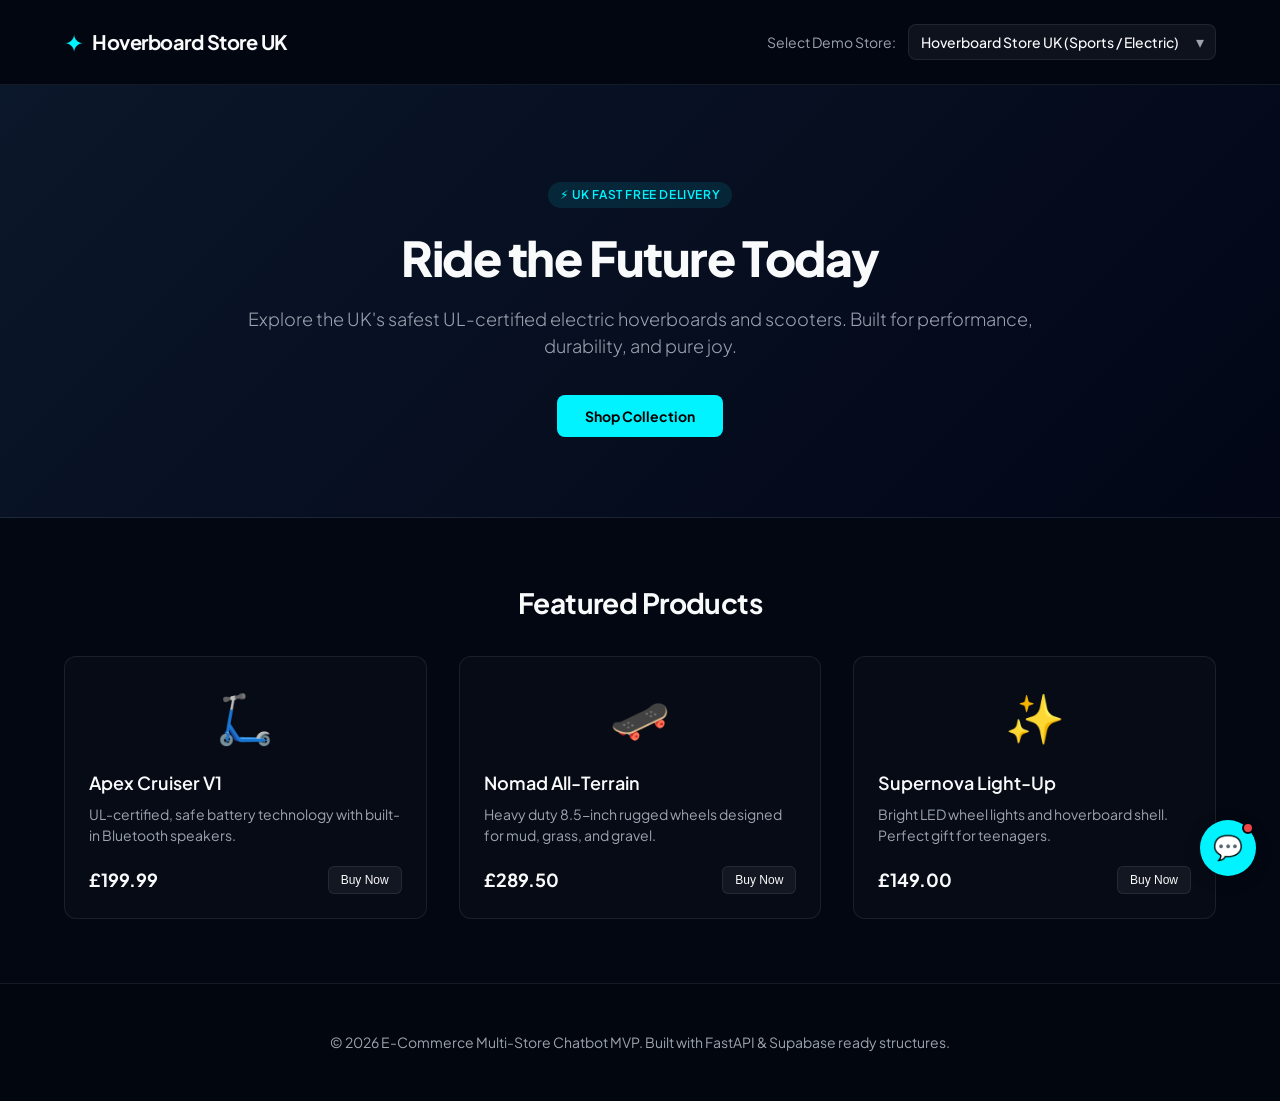
<file: frontend/index.html>
<!DOCTYPE html>
<html lang="en">
<head>
  <meta charset="utf-8">
  <meta name="viewport" content="width=device-width, initial-scale=1.0">
  <title>E-Commerce Demo | Multi-Store Support Agent</title>
  <!-- Modern premium typography -->
  <link rel="preconnect" href="https://fonts.googleapis.com">
  <link rel="preconnect" href="https://fonts.gstatic.com" crossorigin>
  <link href="https://fonts.googleapis.com/css2?family=Plus+Jakarta+Sans:wght@300;400;500;600;700&display=swap" rel="stylesheet">
  <!-- Style for the main store mock page and chatbot layout -->
  <link rel="stylesheet" href="widget.css">
</head>
<body data-store="hoverboard_store">

  <!-- Header Section with store selectors -->
  <header class="navbar">
    <div class="logo">
      <span class="logo-icon">✦</span>
      <h1 class="logo-text" id="store-title">Hoverboard Store UK</h1>
    </div>
    
    <nav class="store-nav">
      <label for="store-select" class="nav-label">Select Demo Store:</label>
      <div class="select-wrapper">
        <select id="store-select">
          <option value="hoverboard_store">Hoverboard Store UK (Sports / Electric)</option>
          <option value="hcs_gadgets">HCS Gadgets (Electronics / Tech)</option>
          <option value="aroma_haven">Aroma Haven (Wellness / Organic)</option>
        </select>
      </div>
    </nav>
  </header>

  <!-- Demo Store Page Content (Mocking an actual Shopify site) -->
  <main class="page-content">
    <section class="hero">
      <div class="hero-content">
        <span class="badge" id="hero-badge">⚡ UK Fast Free Delivery</span>
        <h2 class="hero-title" id="hero-title">Ride the Future Today</h2>
        <p class="hero-subtitle" id="hero-desc">Explore the UK's safest UL-certified electric hoverboards and scooters. Built for performance, durability, and pure joy.</p>
        <button class="btn btn-primary">Shop Collection</button>
      </div>
    </section>

    <!-- Product Showcase Grid -->
    <section class="products-section">
      <h3 class="section-heading">Featured Products</h3>
      <div class="product-grid" id="product-grid">
        <!-- Products populated dynamically by widget.js depending on selected store -->
      </div>
    </section>
  </main>

  <footer class="footer">
    <p>&copy; 2026 E-Commerce Multi-Store Chatbot MVP. Built with FastAPI & Supabase ready structures.</p>
  </footer>

  <!-- =========================================================================
       CHATBOT WIDGET MARKDOWN (Injectable)
       ========================================================================= -->
  <div class="chatbot-container">
    
    <!-- Floating Action Button (FAB) -->
    <button id="chat-fab" class="chat-fab" popovertarget="chat-window" aria-label="Open support chat">
      <span class="fab-icon">💬</span>
      <span class="badge-dot hidden"></span>
    </button>

    <!-- Chat Popover Window using Modern HTML Popover API -->
    <div id="chat-window" popover="manual" class="chat-window">
      <!-- Chat Header -->
      <header class="chat-header">
        <div class="chat-store-info">
          <div class="avatar-status">
            <div class="avatar-dot"></div>
          </div>
          <div>
            <h4 class="chat-title" id="chat-header-title">Store Assistant</h4>
            <span class="chat-status">Online • Agent Bot</span>
          </div>
        </div>
        <button id="chat-close" class="chat-close" popovertargetaction="hide" popovertarget="chat-window" aria-label="Close chat">×</button>
      </header>

      <!-- Chat Body (Messages list) -->
      <div class="chat-body" id="chat-body">
        <div class="system-message">
          Welcome to customer support. What can we help you with today?
        </div>
      </div>

      <!-- Quick Suggestion chips -->
      <div class="chat-suggestions" id="chat-suggestions">
        <!-- Suggestions loaded dynamically per store -->
      </div>

      <!-- Chat Footer / Input Form -->
      <footer class="chat-footer">
        <form id="chat-form" class="chat-form">
          <input type="text" id="chat-input" placeholder="Type a message..." autocomplete="off" required>
          <button type="submit" class="chat-send" id="chat-send-btn" aria-label="Send message">
            <svg viewBox="0 0 24 24" width="18" height="18" class="send-icon">
              <path fill="currentColor" d="M2.01 21L23 12 2.01 3 2 10l15 2-15 2z"/>
            </svg>
          </button>
        </form>
      </footer>
    </div>
  </div>

  <!-- Chatbot core script -->
  <script src="widget.js"></script>
</body>
</html>
</file>
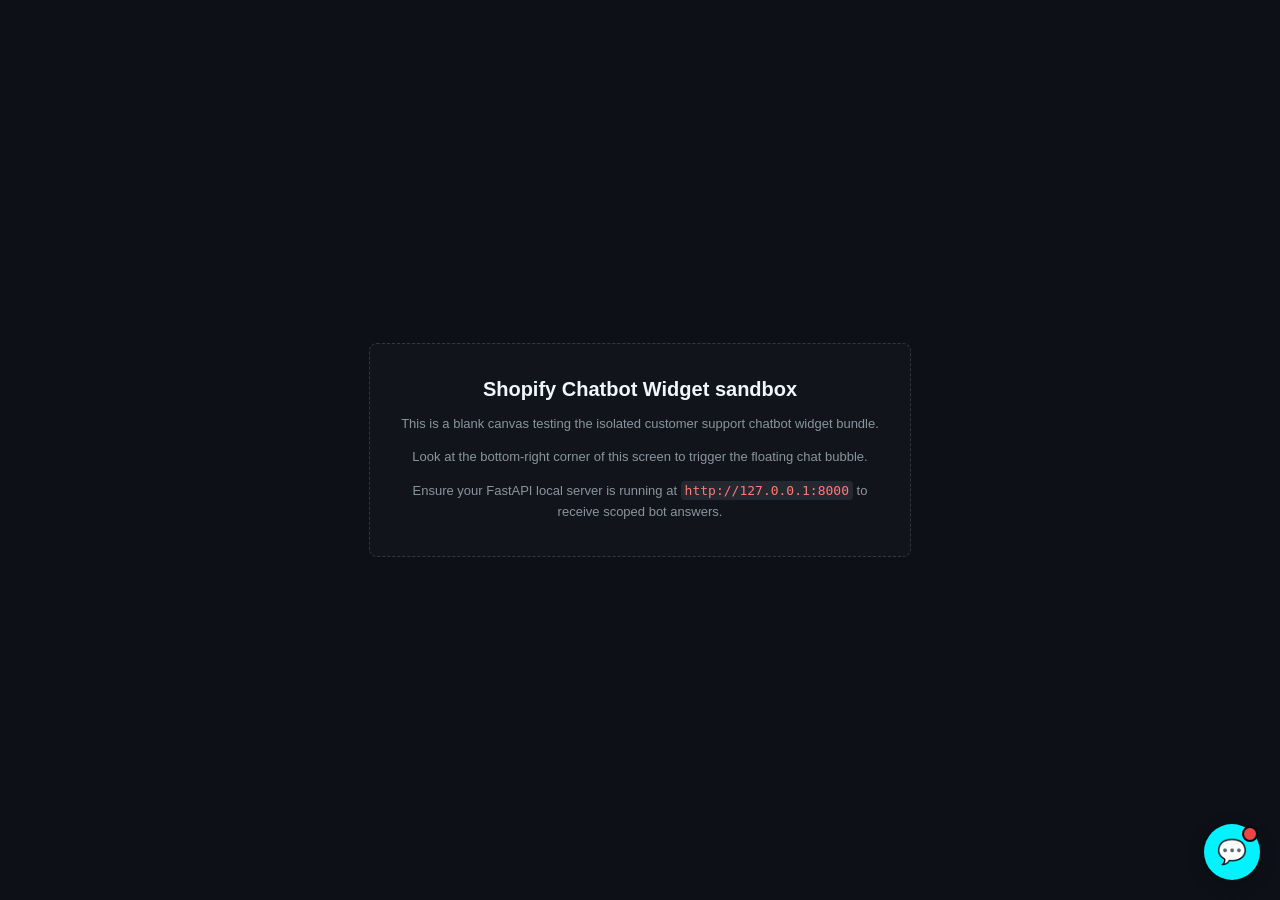
<file: frontend/shopify-widget/test-widget.html>
<!DOCTYPE html>
<html lang="en">
<head>
  <meta charset="utf-8">
  <meta name="viewport" content="width=device-width, initial-scale=1.0">
  <title>Shopify Chatbot Widget Test Page</title>
  
  <!-- Setup styling for the test page canvas -->
  <style>
    body {
      background-color: #0d1117;
      color: #c9d1d9;
      font-family: -apple-system, BlinkMacSystemFont, "Segoe UI", Roboto, sans-serif;
      height: 100vh;
      display: flex;
      flex-direction: column;
      align-items: center;
      justify-content: center;
      margin: 0;
      overflow: hidden;
    }
    
    .test-harness-info {
      text-align: center;
      max-width: 500px;
      padding: 20px;
      border: 1px dashed rgba(255, 255, 255, 0.15);
      border-radius: 8px;
      background-color: rgba(255, 255, 255, 0.02);
    }
    
    h1 {
      font-size: 20px;
      margin-bottom: 10px;
      color: #f0f6fc;
    }
    
    p {
      font-size: 13px;
      line-height: 1.6;
      color: #8b949e;
    }
    
    code {
      background-color: rgba(110, 118, 129, 0.2);
      padding: 2px 4px;
      border-radius: 4px;
      font-family: monospace;
      color: #ff7b72;
    }
  </style>

  <!-- Configuration block mimicking Shopify Liquid Injection settings -->
  <script>
    window.HBS_CHAT_CONFIG = {
      storeId: "hoverboard_store",
      apiHost: "http://127.0.0.1:8000"
    };
  </script>

  <!-- Load isolated widget production assets -->
  <link rel="stylesheet" href="hoverboard-chat-widget.css">
  <script src="hoverboard-chat-widget.js" defer></script>
</head>
<body>

  <div class="test-harness-info">
    <h1>Shopify Chatbot Widget sandbox</h1>
    <p>This is a blank canvas testing the isolated customer support chatbot widget bundle.</p>
    <p>Look at the bottom-right corner of this screen to trigger the floating chat bubble.</p>
    <p>Ensure your FastAPI local server is running at <code>http://127.0.0.1:8000</code> to receive scoped bot answers.</p>
  </div>

  <!-- Isolated Widget Markup (from install-snippet.liquid) -->
  <div class="hbs-chat-container">
    
    <!-- Floating Action Button (FAB) -->
    <button id="hbs-chat-fab" class="hbs-chat-fab" aria-label="Open support chat">
      <span class="hbs-chat-fab-icon">💬</span>
      <span id="hbs-chat-unread-dot" class="hbs-chat-unread-dot hbs-chat-hidden"></span>
    </button>

    <!-- Floating Chat Window -->
    <div id="hbs-chat-window" class="hbs-chat-window">
      
      <!-- Chat Header -->
      <div class="hbs-chat-header">
        <div class="hbs-chat-info">
          <div class="hbs-chat-avatar">
            <div class="hbs-chat-avatar-dot"></div>
          </div>
          <div>
            <h4 class="hbs-chat-title">Store Assistant</h4>
            <span class="hbs-chat-status">Online • Agent Bot</span>
          </div>
        </div>
        <button id="hbs-chat-close" class="hbs-chat-close" aria-label="Close chat">×</button>
      </div>

      <!-- Chat Messages Log -->
      <div id="hbs-chat-body" class="hbs-chat-body">
        <div class="hbs-chat-message hbs-chat-message-system">
          Secure connection established
        </div>
      </div>

      <!-- Suggestion Chips -->
      <div id="hbs-chat-suggestions" class="hbs-chat-suggestions"></div>

      <!-- Message input footer -->
      <div class="hbs-chat-footer">
        <form id="hbs-chat-form" class="hbs-chat-form">
          <input type="text" id="hbs-chat-input" placeholder="Type a message..." autocomplete="off" required>
          <button type="submit" class="hbs-chat-send" aria-label="Send message">
            <svg viewBox="0 0 24 24" width="16" height="16">
              <path fill="currentColor" d="M2.01 21L23 12 2.01 3 2 10l15 2-15 2z"/>
            </svg>
          </button>
        </form>
      </div>

    </div>
  </div>

</body>
</html>
</file>
<file: frontend/widget.css>
/* =========================================================================
   DESIGN SYSTEM & MODERN STYLING FOR MULTI-STORE CHATBOT MVP
   ========================================================================= */

/* Global Reset & Typography */
* {
  box-sizing: border-box;
  margin: 0;
  padding: 0;
}

:root {
  --font-family: 'Plus Jakarta Sans', system-ui, -apple-system, sans-serif;
  --bg-app: #030712;
  --text-primary: #f9fafb;
  --text-secondary: #9ca3af;
  --border-color: rgba(255, 255, 255, 0.08);
  --shadow-sm: 0 2px 8px rgba(0, 0, 0, 0.15);
  --shadow-lg: 0 12px 40px rgba(0, 0, 0, 0.4);
  --transition-speed: 0.3s;
}

/* Store Specific Variable Overrides */
body[data-store="hoverboard_store"] {
  --accent: #00f3ff;
  --accent-rgb: 0, 243, 255;
  --accent-hover: #00cbd4;
  --hero-gradient: linear-gradient(135deg, #0b172a 0%, #020617 100%);
  --badge-bg: rgba(0, 243, 255, 0.1);
  --badge-text: #00f3ff;
}

body[data-store="hcs_gadgets"] {
  --accent: #b5179e;
  --accent-rgb: 181, 23, 158;
  --accent-hover: #7209b7;
  --hero-gradient: linear-gradient(135deg, #1d0f2b 0%, #05020c 100%);
  --badge-bg: rgba(181, 23, 158, 0.15);
  --badge-text: #f72585;
}

body[data-store="aroma_haven"] {
  --accent: #588157;
  --accent-rgb: 88, 129, 87;
  --accent-hover: #3a5a40;
  --hero-gradient: linear-gradient(135deg, #1e261f 0%, #0d110e 100%);
  --badge-bg: rgba(88, 129, 87, 0.2);
  --badge-text: #a3b18a;
}

body {
  font-family: var(--font-family);
  background-color: var(--bg-app);
  color: var(--text-primary);
  line-height: 1.5;
  overflow-x: hidden;
  transition: background-color var(--transition-speed) ease;
}

/* Navbar / Header */
.navbar {
  display: flex;
  justify-content: space-between;
  align-items: center;
  padding: 1.5rem 5%;
  background-color: rgba(3, 7, 18, 0.8);
  backdrop-filter: blur(12px);
  border-bottom: 1px solid var(--border-color);
  position: sticky;
  top: 0;
  z-index: 10;
}

.logo {
  display: flex;
  align-items: center;
  gap: 0.5rem;
}

.logo-icon {
  font-size: 1.5rem;
  color: var(--accent);
  transition: color var(--transition-speed) ease;
}

.logo-text {
  font-size: 1.25rem;
  font-weight: 700;
  letter-spacing: -0.025em;
}

.store-nav {
  display: flex;
  align-items: center;
  gap: 0.75rem;
}

.nav-label {
  font-size: 0.875rem;
  color: var(--text-secondary);
}

.select-wrapper {
  position: relative;
}

.select-wrapper select {
  appearance: none;
  background-color: rgba(255, 255, 255, 0.05);
  border: 1px solid var(--border-color);
  border-radius: 8px;
  color: var(--text-primary);
  padding: 0.5rem 2.25rem 0.5rem 0.75rem;
  font-family: var(--font-family);
  font-size: 0.875rem;
  font-weight: 500;
  cursor: pointer;
  outline: none;
  transition: border-color 0.2s, box-shadow 0.2s;
}

.select-wrapper select:focus {
  border-color: var(--accent);
  box-shadow: 0 0 0 2px rgba(var(--accent-rgb), 0.25);
}

.select-wrapper::after {
  content: '▾';
  position: absolute;
  right: 0.75rem;
  top: 50%;
  transform: translateY(-50%);
  color: var(--text-secondary);
  pointer-events: none;
}

/* Page Hero Section */
.hero {
  padding: 6rem 5% 5rem 5%;
  background: var(--hero-gradient);
  border-bottom: 1px solid var(--border-color);
  text-align: center;
  transition: background var(--transition-speed) ease;
}

.hero-content {
  max-width: 800px;
  margin: 0 auto;
}

.badge {
  display: inline-block;
  padding: 0.25rem 0.75rem;
  border-radius: 9999px;
  font-size: 0.75rem;
  font-weight: 600;
  background: var(--badge-bg);
  color: var(--badge-text);
  margin-bottom: 1.5rem;
  letter-spacing: 0.05em;
  text-transform: uppercase;
  transition: background var(--transition-speed) ease, color var(--transition-speed) ease;
}

.hero-title {
  font-size: 3rem;
  font-weight: 800;
  letter-spacing: -0.03em;
  margin-bottom: 1.25rem;
  line-height: 1.1;
}

.hero-subtitle {
  font-size: 1.125rem;
  color: var(--text-secondary);
  margin-bottom: 2.25rem;
  font-weight: 300;
}

.btn {
  display: inline-block;
  font-family: var(--font-family);
  font-weight: 600;
  font-size: 0.875rem;
  padding: 0.75rem 1.75rem;
  border-radius: 8px;
  border: none;
  cursor: pointer;
  transition: background-color 0.2s, transform 0.1s;
}

.btn-primary {
  background-color: var(--accent);
  color: #000;
  font-weight: 700;
}

.btn-primary:hover {
  background-color: var(--accent-hover);
}

.btn-primary:active {
  transform: scale(0.98);
}

/* Product Section */
.products-section {
  padding: 4rem 5%;
}

.section-heading {
  font-size: 1.75rem;
  font-weight: 700;
  letter-spacing: -0.02em;
  margin-bottom: 2rem;
  text-align: center;
}

.product-grid {
  display: grid;
  grid-template-columns: repeat(auto-fit, minmax(280px, 1fr));
  gap: 2rem;
  max-width: 1200px;
  margin: 0 auto;
}

.product-card {
  background: rgba(255, 255, 255, 0.02);
  border: 1px solid var(--border-color);
  border-radius: 12px;
  padding: 1.5rem;
  display: flex;
  flex-direction: column;
  justify-content: space-between;
  transition: transform 0.2s, border-color 0.2s;
}

.product-card:hover {
  transform: translateY(-4px);
  border-color: rgba(var(--accent-rgb), 0.3);
}

.product-emoji {
  font-size: 3rem;
  margin-bottom: 1rem;
  text-align: center;
}

.product-name {
  font-size: 1.125rem;
  font-weight: 600;
  margin-bottom: 0.5rem;
}

.product-description {
  font-size: 0.875rem;
  color: var(--text-secondary);
  margin-bottom: 1.25rem;
}

.product-footer {
  display: flex;
  justify-content: space-between;
  align-items: center;
  margin-top: auto;
}

.product-price {
  font-weight: 700;
  font-size: 1.125rem;
}

.btn-buy {
  background-color: rgba(255, 255, 255, 0.05);
  color: var(--text-primary);
  border: 1px solid var(--border-color);
  padding: 0.375rem 0.75rem;
  font-size: 0.75rem;
  border-radius: 6px;
  cursor: pointer;
}

.btn-buy:hover {
  background-color: var(--accent);
  color: #000;
  border-color: var(--accent);
}

/* Footer */
.footer {
  padding: 3rem 5%;
  text-align: center;
  font-size: 0.875rem;
  color: var(--text-secondary);
  border-top: 1px solid var(--border-color);
  background-color: rgba(0, 0, 0, 0.2);
}

/* =========================================================================
   CHATBOT WIDGET CORE CSS
   ========================================================================= */

.chatbot-container {
  position: fixed;
  bottom: 24px;
  right: 24px;
  z-index: 1000;
}

/* Floating Action Button (FAB) */
.chat-fab {
  width: 56px;
  height: 56px;
  border-radius: 50%;
  border: none;
  background-color: var(--accent);
  color: #000;
  font-size: 1.5rem;
  cursor: pointer;
  box-shadow: 0 4px 16px rgba(0, 0, 0, 0.25);
  display: flex;
  align-items: center;
  justify-content: center;
  position: relative;
  transition: background-color 0.2s, transform 0.2s;
}

.chat-fab:hover {
  background-color: var(--accent-hover);
  transform: scale(1.05);
}

.chat-fab:active {
  transform: scale(0.95);
}

.badge-dot {
  position: absolute;
  top: 2px;
  right: 2px;
  width: 12px;
  height: 12px;
  border-radius: 50%;
  background-color: #ef4444;
  border: 2px solid var(--bg-app);
}

.badge-dot.hidden {
  display: none;
}

/* Chat Popover Window (Manual Popover Mode) */
.chat-window {
  /* Dimensions & Placement */
  position: fixed;
  bottom: 96px;
  right: 24px;
  width: 380px;
  height: 520px;
  max-height: calc(100vh - 120px);
  margin: 0; /* Clear default popover margins */
  
  /* Styling (Glassmorphism layout matching rich aesthetics) */
  background: rgba(17, 24, 39, 0.85);
  backdrop-filter: blur(20px) saturate(185%);
  -webkit-backdrop-filter: blur(20px) saturate(185%);
  border: 1px solid rgba(255, 255, 255, 0.08);
  border-radius: 16px;
  box-shadow: var(--shadow-lg);
  
  /* Flex containment */
  display: flex;
  flex-direction: column;
  overflow: hidden;
  
  /* Popover overrides */
  color: var(--text-primary);
  outline: none;
}

/* --------------------------------------------------------------------------
   MODERN CSS TOP LAYER ANIMATIONS (allow-discrete & @starting-style)
   -------------------------------------------------------------------------- */
.chat-window:popover-open {
  opacity: 1;
  transform: translateY(0) scale(1);
  
  @starting-style {
    opacity: 0;
    transform: translateY(24px) scale(0.95);
  }
}

.chat-window {
  opacity: 0;
  transform: translateY(24px) scale(0.95);
  
  /* Enable transitions for entry & exit of top-layer element */
  transition-property: opacity, transform, display, overlay;
  transition-duration: 0.3s;
  transition-timing-function: cubic-bezier(0.16, 1, 0.3, 1);
  transition-behavior: allow-discrete;
}

/* Reduced Motion Override */
@media (prefers-reduced-motion: reduce) {
  .chat-window {
    transform: none;
    transition-duration: 0.1s;
  }
  @starting-style {
    .chat-window:popover-open {
      transform: none;
    }
  }
}

/* Responsive adjust for mobile */
@media (max-width: 480px) {
  .chat-window {
    width: calc(100vw - 32px);
    right: 16px;
    bottom: 88px;
    height: 70vh;
  }
}

/* Chat Header */
.chat-header {
  padding: 1rem;
  background-color: rgba(3, 7, 18, 0.4);
  border-bottom: 1px solid var(--border-color);
  display: flex;
  justify-content: space-between;
  align-items: center;
}

.chat-store-info {
  display: flex;
  align-items: center;
  gap: 0.75rem;
}

.avatar-status {
  width: 36px;
  height: 36px;
  border-radius: 50%;
  background: rgba(255, 255, 255, 0.05);
  display: flex;
  align-items: center;
  justify-content: center;
  border: 1px solid var(--border-color);
  position: relative;
}

/* Draw a glowing avatar dot using active store accent */
.avatar-status::before {
  content: '🤖';
  font-size: 1.125rem;
}

.avatar-dot {
  position: absolute;
  bottom: 0;
  right: 0;
  width: 10px;
  height: 10px;
  border-radius: 50%;
  background-color: #22c55e;
  border: 2px solid #111827;
  box-shadow: 0 0 8px #22c55e;
}

.chat-title {
  font-size: 0.9375rem;
  font-weight: 600;
  letter-spacing: -0.01em;
}

.chat-status {
  font-size: 0.75rem;
  color: var(--text-secondary);
  display: block;
}

.chat-close {
  background: none;
  border: none;
  color: var(--text-secondary);
  font-size: 1.5rem;
  cursor: pointer;
  padding: 0 0.25rem;
  transition: color 0.2s;
  line-height: 1;
}

.chat-close:hover {
  color: var(--text-primary);
}

/* Chat Messages Area */
.chat-body {
  flex: 1;
  padding: 1.25rem;
  overflow-y: auto;
  display: flex;
  flex-direction: column;
  gap: 1rem;
  scroll-behavior: smooth;
}

/* Custom scrollbars */
.chat-body::-webkit-scrollbar {
  width: 4px;
}

.chat-body::-webkit-scrollbar-thumb {
  background-color: rgba(255, 255, 255, 0.15);
  border-radius: 2px;
}

/* Message Styles */
.message {
  max-width: 80%;
  padding: 0.75rem 1rem;
  border-radius: 14px;
  font-size: 0.875rem;
  line-height: 1.4;
  word-wrap: break-word;
  animation: message-fade-in 0.25s cubic-bezier(0.16, 1, 0.3, 1) both;
}

@keyframes message-fade-in {
  from {
    opacity: 0;
    transform: translateY(8px);
  }
  to {
    opacity: 1;
    transform: translateY(0);
  }
}

.message-user {
  align-self: flex-end;
  background-color: var(--accent);
  color: #000;
  font-weight: 500;
  border-bottom-right-radius: 2px;
  box-shadow: 0 2px 8px rgba(var(--accent-rgb), 0.15);
}

.message-bot {
  align-self: flex-start;
  background-color: rgba(255, 255, 255, 0.05);
  color: var(--text-primary);
  border: 1px solid var(--border-color);
  border-bottom-left-radius: 2px;
}

.system-message {
  align-self: center;
  font-size: 0.75rem;
  color: var(--text-secondary);
  background-color: rgba(255, 255, 255, 0.03);
  padding: 0.375rem 0.75rem;
  border-radius: 9999px;
  border: 1px solid var(--border-color);
  text-align: center;
}

/* Typing Indicator Animation */
.typing-indicator {
  display: flex;
  align-items: center;
  gap: 4px;
  padding: 0.5rem 0.875rem;
}

.typing-dot {
  width: 6px;
  height: 6px;
  background-color: var(--text-secondary);
  border-radius: 50%;
  animation: typing-bounce 1.4s infinite ease-in-out both;
}

.typing-dot:nth-child(1) { animation-delay: -0.32s; }
.typing-dot:nth-child(2) { animation-delay: -0.16s; }

@keyframes typing-bounce {
  0%, 80%, 100% { transform: scale(0); }
  40% { transform: scale(1.0); }
}

/* Chat Suggestion Chips */
.chat-suggestions {
  display: flex;
  flex-wrap: wrap;
  gap: 0.5rem;
  padding: 0.5rem 1rem 0.75rem 1rem;
  background-color: rgba(3, 7, 18, 0.1);
  border-top: 1px solid rgba(255, 255, 255, 0.03);
}

.suggestion-chip {
  background: rgba(255, 255, 255, 0.04);
  border: 1px solid var(--border-color);
  color: var(--text-secondary);
  padding: 0.375rem 0.75rem;
  border-radius: 9999px;
  font-size: 0.75rem;
  cursor: pointer;
  transition: all 0.2s ease;
  font-weight: 500;
}

.suggestion-chip:hover {
  background: rgba(255, 255, 255, 0.08);
  border-color: var(--accent);
  color: var(--text-primary);
}

/* Chat Footer / Input Form */
.chat-footer {
  padding: 0.75rem 1rem;
  background-color: rgba(3, 7, 18, 0.4);
  border-top: 1px solid var(--border-color);
}

.chat-form {
  display: flex;
  gap: 0.5rem;
  align-items: center;
}

.chat-form input {
  flex: 1;
  background-color: rgba(255, 255, 255, 0.04);
  border: 1px solid var(--border-color);
  border-radius: 8px;
  color: var(--text-primary);
  padding: 0.625rem 0.875rem;
  font-family: var(--font-family);
  font-size: 0.875rem;
  outline: none;
  transition: border-color 0.2s;
}

.chat-form input:focus {
  border-color: var(--accent);
}

.chat-send {
  background-color: var(--accent);
  color: #000;
  border: none;
  width: 36px;
  height: 36px;
  border-radius: 8px;
  display: flex;
  align-items: center;
  justify-content: center;
  cursor: pointer;
  transition: background-color 0.2s, transform 0.1s;
}

.chat-send:hover {
  background-color: var(--accent-hover);
}

.chat-send:active {
  transform: scale(0.95);
}

.send-icon {
  margin-left: 2px;
}
</file>
<file: frontend/shopify-widget/hoverboard-chat-widget.css>
/* =========================================================================
   SHOPIFY EMBEDDED WIDGET STYLESHEET
   Prefixed with hbs-chat- to avoid clashes with host Shopify theme styles.
   ========================================================================= */

/* Main Container - Keeps everything isolated and floating */
.hbs-chat-container {
  position: fixed;
  bottom: 20px;
  right: 20px;
  z-index: 999999; /* Ensure it floats above Shopify headers/popups */
  font-family: -apple-system, BlinkMacSystemFont, "Segoe UI", Roboto, Helvetica, Arial, sans-serif;
  color-scheme: dark;
}

/* Toggle Floating Action Button (FAB) */
.hbs-chat-fab {
  width: 56px;
  height: 56px;
  border-radius: 50%;
  border: none;
  background-color: var(--hbs-chat-accent, #00f3ff);
  color: #000000;
  font-size: 24px;
  cursor: pointer;
  box-shadow: 0 4px 16px rgba(0, 0, 0, 0.25);
  display: flex;
  align-items: center;
  justify-content: center;
  position: relative;
  transition: background-color 0.2s ease, transform 0.2s ease;
  outline: none;
}

.hbs-chat-fab:hover {
  transform: scale(1.05);
}

.hbs-chat-fab:active {
  transform: scale(0.95);
}

.hbs-chat-fab-icon {
  display: block;
  line-height: 1;
}

/* Notification dot */
.hbs-chat-unread-dot {
  position: absolute;
  top: 2px;
  right: 2px;
  width: 12px;
  height: 12px;
  border-radius: 50%;
  background-color: #ef4444;
  border: 2px solid #030712;
}

/* Chat Window Container */
.hbs-chat-window {
  position: fixed;
  bottom: 88px;
  right: 20px;
  width: 370px;
  height: 500px;
  max-height: calc(100vh - 120px);
  background: rgba(17, 24, 39, 0.95);
  backdrop-filter: blur(16px);
  -webkit-backdrop-filter: blur(16px);
  border: 1px solid rgba(255, 255, 255, 0.1);
  border-radius: 14px;
  box-shadow: 0 10px 30px rgba(0, 0, 0, 0.35);
  display: flex;
  flex-direction: column;
  overflow: hidden;
  opacity: 0;
  transform: translateY(20px) scale(0.95);
  pointer-events: none;
  transition: opacity 0.25s cubic-bezier(0.16, 1, 0.3, 1), 
              transform 0.25s cubic-bezier(0.16, 1, 0.3, 1),
              visibility 0.25s;
  visibility: hidden;
}

/* Open State */
.hbs-chat-window.hbs-chat-open {
  opacity: 1;
  transform: translateY(0) scale(1);
  pointer-events: auto;
  visibility: visible;
}

/* Responsive adjust for mobile screens */
@media (max-width: 480px) {
  .hbs-chat-window {
    width: calc(100vw - 32px);
    right: 16px;
    bottom: 84px;
    height: calc(100vh - 110px);
  }
}

/* Header */
.hbs-chat-header {
  padding: 14px 16px;
  background-color: rgba(3, 7, 18, 0.5);
  border-bottom: 1px solid rgba(255, 255, 255, 0.08);
  display: flex;
  justify-content: space-between;
  align-items: center;
}

.hbs-chat-info {
  display: flex;
  align-items: center;
  gap: 10px;
}

.hbs-chat-avatar {
  width: 32px;
  height: 32px;
  border-radius: 50%;
  background: rgba(255, 255, 255, 0.05);
  display: flex;
  align-items: center;
  justify-content: center;
  border: 1px solid rgba(255, 255, 255, 0.08);
  position: relative;
}

.hbs-chat-avatar::before {
  content: '💬';
  font-size: 14px;
}

.hbs-chat-avatar-dot {
  position: absolute;
  bottom: 0;
  right: 0;
  width: 8px;
  height: 8px;
  border-radius: 50%;
  background-color: #22c55e;
  border: 1.5px solid #111827;
  box-shadow: 0 0 6px #22c55e;
}

.hbs-chat-title {
  font-size: 14px;
  font-weight: 600;
  color: #f9fafb;
}

.hbs-chat-status {
  font-size: 11px;
  color: #9ca3af;
  display: block;
}

.hbs-chat-close {
  background: none;
  border: none;
  color: #9ca3af;
  font-size: 22px;
  cursor: pointer;
  padding: 0 4px;
  transition: color 0.2s;
  line-height: 1;
}

.hbs-chat-close:hover {
  color: #f9fafb;
}

/* Chat Body (Messages Log) */
.hbs-chat-body {
  flex: 1;
  padding: 16px;
  overflow-y: auto;
  display: flex;
  flex-direction: column;
  gap: 12px;
}

.hbs-chat-body::-webkit-scrollbar {
  width: 4px;
}

.hbs-chat-body::-webkit-scrollbar-thumb {
  background-color: rgba(255, 255, 255, 0.15);
  border-radius: 2px;
}

/* Message Bubbles */
.hbs-chat-message {
  max-width: 85%;
  padding: 10px 14px;
  border-radius: 12px;
  font-size: 13px;
  line-height: 1.4;
  word-wrap: break-word;
  animation: hbs-chat-fade 0.2s ease-out;
  color: #f9fafb;
}

@keyframes hbs-chat-fade {
  from { opacity: 0; transform: translateY(6px); }
  to { opacity: 1; transform: translateY(0); }
}

.hbs-chat-message-user {
  align-self: flex-end;
  background-color: var(--hbs-chat-accent, #00f3ff);
  color: #000000;
  font-weight: 500;
  border-bottom-right-radius: 2px;
}

.hbs-chat-message-bot {
  align-self: flex-start;
  background-color: rgba(255, 255, 255, 0.05);
  border: 1px solid rgba(255, 255, 255, 0.08);
  border-bottom-left-radius: 2px;
}

.hbs-chat-message-system {
  align-self: center;
  font-size: 11px;
  color: #9ca3af;
  background-color: rgba(255, 255, 255, 0.03);
  padding: 4px 8px;
  border-radius: 9999px;
  border: 1px solid rgba(255, 255, 255, 0.05);
  text-align: center;
}

/* Typing Indicators */
.hbs-chat-typing {
  display: flex;
  gap: 3px;
  padding: 4px 6px;
  align-items: center;
}

.hbs-chat-dot {
  width: 5px;
  height: 5px;
  background-color: #9ca3af;
  border-radius: 50%;
  animation: hbs-chat-bounce 1.4s infinite ease-in-out both;
}

.hbs-chat-dot:nth-child(1) { animation-delay: -0.32s; }
.hbs-chat-dot:nth-child(2) { animation-delay: -0.16s; }

@keyframes hbs-chat-bounce {
  0%, 80%, 100% { transform: scale(0); }
  40% { transform: scale(1.0); }
}

/* Suggestion Chips */
.hbs-chat-suggestions {
  display: flex;
  flex-wrap: wrap;
  gap: 6px;
  padding: 8px 16px;
  background-color: rgba(0, 0, 0, 0.1);
  border-top: 1px solid rgba(255, 255, 255, 0.03);
}

.hbs-chat-chip {
  background: rgba(255, 255, 255, 0.04);
  border: 1px solid rgba(255, 255, 255, 0.08);
  color: #9ca3af;
  padding: 5px 10px;
  border-radius: 9999px;
  font-size: 11px;
  cursor: pointer;
  transition: all 0.2s ease;
  font-weight: 500;
  outline: none;
}

.hbs-chat-chip:hover {
  background: rgba(255, 255, 255, 0.08);
  border-color: var(--hbs-chat-accent, #00f3ff);
  color: #f9fafb;
}

/* Footer & Form */
.hbs-chat-footer {
  padding: 10px 16px;
  background-color: rgba(3, 7, 18, 0.5);
  border-top: 1px solid rgba(255, 255, 255, 0.08);
}

.hbs-chat-form {
  display: flex;
  gap: 8px;
  align-items: center;
}

.hbs-chat-form input {
  flex: 1;
  background-color: rgba(255, 255, 255, 0.04);
  border: 1px solid rgba(255, 255, 255, 0.08);
  border-radius: 6px;
  color: #f9fafb;
  padding: 8px 12px;
  font-size: 13px;
  outline: none;
  transition: border-color 0.2s;
}

.hbs-chat-form input:focus {
  border-color: var(--hbs-chat-accent, #00f3ff);
}

.hbs-chat-send {
  background-color: var(--hbs-chat-accent, #00f3ff);
  color: #000000;
  border: none;
  width: 32px;
  height: 32px;
  border-radius: 6px;
  display: flex;
  align-items: center;
  justify-content: center;
  cursor: pointer;
  transition: background-color 0.2s, transform 0.1s;
}

.hbs-chat-send:hover {
  background-color: var(--hbs-chat-accent-hover, #00cbd4);
}

.hbs-chat-send:active {
  transform: scale(0.95);
}

/* Helper hidden utility */
.hbs-chat-hidden {
  display: none !important;
}

/* Message labels styling */
.hbs-chat-message-label {
  font-size: 10px;
  color: #9ca3af;
  margin-bottom: -8px;
  opacity: 0.8;
  font-weight: 500;
  text-transform: uppercase;
  letter-spacing: 0.05em;
  padding: 0 4px;
}
.hbs-chat-message-label-user {
  align-self: flex-end;
}
.hbs-chat-message-label-bot,
.hbs-chat-message-label-agent {
  align-self: flex-start;
}
.hbs-chat-message-agent {
  align-self: flex-start;
  background-color: rgba(0, 243, 255, 0.08) !important;
  border: 1px solid var(--hbs-chat-accent, #00f3ff) !important;
  border-bottom-left-radius: 2px;
}
</file>
